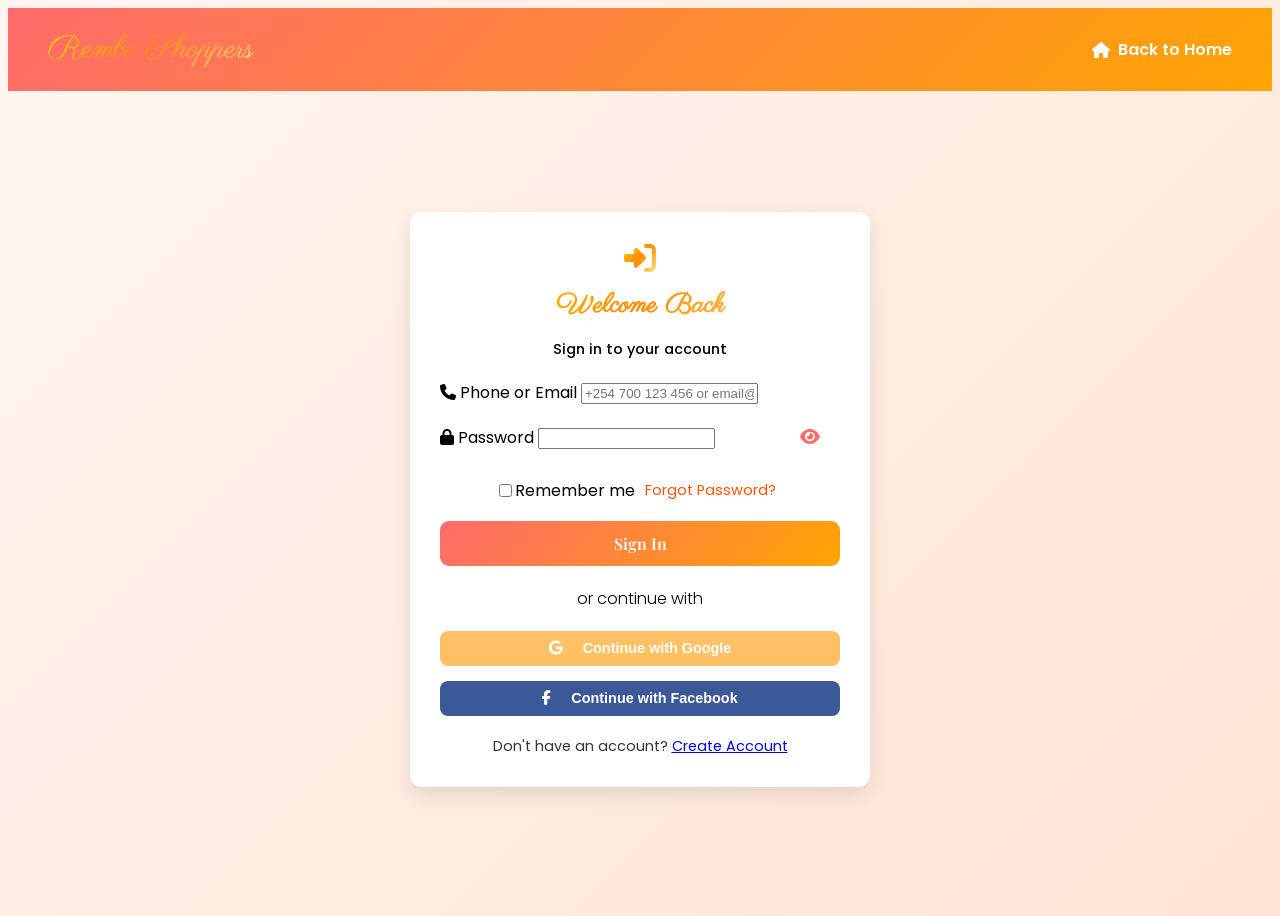
<file: login.html>
<!DOCTYPE html>
<html lang="en">
<head>
    <meta charset="UTF-8">
    <meta name="viewport" content="width=device-width, initial-scale=1.0">
    <title>Sign In - Rembo Shoppers</title>
    <link href="https://fonts.googleapis.com/css2?family=Playfair+Display:wght@400;700&family=Poppins:wght@300;400;600;700&family=Dancing+Script:wght@400;700&family=Parisienne&display=swap" rel="stylesheet">
    <link rel="stylesheet" href="https://cdnjs.cloudflare.com/ajax/libs/font-awesome/6.4.0/css/all.min.css">
    <style>
        .login-page {
            font-family: 'Poppins', sans-serif;
            background: linear-gradient(135deg, #fff5f0 0%, #ffe4d4 100%);
            min-height: 100vh;
            display: flex;
            flex-direction: column;
        }
        .logo {
            font-family: 'Parisienne', cursive;
            font-size: 2rem;
            background: linear-gradient(135deg, #ffd700 0%, #ff8c00 50%, #ffec8b 100%);
            -webkit-background-clip: text;
            -webkit-text-fill-color: transparent;
            background-clip: text;
        }
        .login-header {
            display: flex;
            justify-content: space-between;
            align-items: center;
            padding: 20px 40px;
            background: linear-gradient(135deg, #ff6b6b 0%, #ffa502 100%);
            color: #fff;
        }
        .login-home-link {
            color: #fff;
            font-weight: 600;
            text-decoration: none;
            display: flex;
            align-items: center;
            transition: color 0.4s ease;
        }
        .login-home-link i {
            margin-right: 8px;
            color: white;
        }
        .login-home-link:hover {
            color: #fc6100;
        }
        .login-home-link:hover i {
            color: #fc6100;
        }
        .login-container {
            flex:1;
            display: flex;
            justify-content: center;
            align-items: center;
            padding: 40px 20px;
        }
        .login-card {
            background: #fff;
            border-radius: 12px;
            box-shadow: 0 8px 20px rgba(0,0,0,0.1);
            width: 100%;
            max-width: 400px;
            padding: 30px;
            text-align: center;
            -webkit-animation-direction: reverse;
            animation-direction: reverse;
        }
        .login-branding i {
            font-size: 2rem;
            background: linear-gradient(135deg, #ffd700 0%, #ff8c00 50%, #ffec8b 100%);
            -webkit-background-clip: text;
            -webkit-text-fill-color: transparent;
            background-clip: text;
        }
        .login-branding h1 {
            font-family: 'parisienne', cursive;
            font-size: 1.7rem;
            margin: 10px 0 5px;
            color: #333;
            background: linear-gradient(135deg, #ffd700 0%, #ff8c00 50%, #ffec8b 100%);
            -webkit-background-clip: text;
            -webkit-text-fill-color: transparent;
            background-clip: text;
            font-weight: 700;
        }
        .login-branding p {
            color: #000000;
            font-size: 0.9rem;
            font-family: 'poppins', sans-serif;
            font-weight: 500;
        }
        .login-form {
            margin: 20px 0;
            text-align: left;
        }
        .form-group .phone-group i {
            background: linear-gradient(135deg, #ffd700 0%, #ff8c00 50%, #ffec8b 100%);
            -webkit-background-clip: text;
            -webkit-text-fill-color: transparent;
            background-clip: text;
        }
        .form-group {
            position: relative;
            margin: 20px 0;
        }
        .remember-group {
            display: flex;
            justify-content: center;
            align-items: center;
            margin: 10px;
        }
        .forgot-password {
            color: #ff5100;
            font-size: 0.9rem;
            text-decoration: none;
            margin: 10px;
            transition: color 0.3s ease;
        }
        .forgot-password:hover {
            color: #f7b64c;
        }
        .login-btn {
            width: 100%;
            padding:12px;
            background: linear-gradient(135deg, #ff6b6b 0%, #ffa502 100%);
            border: thick;
            border-radius: 9px;
            color: #fff;
            font-size: 1rem;
            font-weight: 600;
            font-family: 'playfair display', serif;
            cursor: pointer;
            position: relative;
            overflow: hidden;
            transition: color 0.3s ease;
            
        }
        .login-btn:hover {
            background: linear-gradient(rgb(255, 255, 255) 0%, rgb(255, 19, 19) 100%);
            justify-content: center;
        }
        .login-divider {
            display: flex;
            align-items: center;
            text-align: center;
            margin: 20px;
            font-family: 'poppins', sans-serif;
            font-size: 1.0rem;
            justify-content: center;
            font-weight: 350;
        }
        .social-login-section {
            display: flex;
            flex-direction: column;
            gap: 15px;
        }
        .social-btn {
            display: flex;
            align-items: center;
            justify-content: center;
            padding: 10px;
            border-radius: 8px;
            font-size: 0.9rem;
            font-weight: 600;
            color: #fff;
            cursor: pointer;
            transition: background 0.3s ease;
            gap: 20px;
            border-style: hidden;
        }
        .google-login {
            background: #ffc164;
            padding: 5px;
            height: 35px;
        }
        .facebook-login {
            background: #3b5998;
            height: 35px;
        }
        .google-login:hover {
            background: #fdfdfd;
            color: #ff8c00;
        }
        .facebook-login:hover {
            background: #fff;
            color: #3b5998;
        }
        .login-footer-text {
            margin-top: 20px;
            font-size: 0.9rem;
            color: #333;
        }
        .login-footer-link {
            color: #ff5100;
            text-decoration: none;
            font-weight: 600;
            transition: color 0.3s ease;
        }
        .login-footer-link:hover {
            color: #f7b64c;
        }

    </style>
</head>
<body class="login-page">
    
    <!-- Header -->
    <header class="login-header">
        <div class="logo">Rembo Shoppers</div>
        <a href="index.html" class="login-home-link">
            <i class="fas fa-home"></i> Back to Home
        </a>
    </header>

    <!-- Main Container -->
    <div class="login-container">
        <div class="login-card">
            
            <!-- Branding -->
            <div class="login-branding">
                <i class="fas fa-sign-in-alt"></i>
                <h1>Welcome Back</h1>
                <p>Sign in to your account</p>
            </div>

            <!-- Messages Container -->
            <div id="message-container"></div>

            <!-- Form -->
            <form class="login-form" id="login-form">
                
                <!-- Phone/Email -->
                <div class="form-group phone-group">
                    <label><i class="fas fa-phone"></i> Phone or Email</label>
                    <input type="text" id="login-phone-email" required placeholder="+254 700 123 456 or email@example.com">
                </div>

                <!-- Password -->
                <div class="form-group">
                    <label><i class="fas fa-lock"></i> Password</label>
                    <input type="password" id="login-password" required minlength="6">
                </div>

                <!-- Remember Me & Forgot Password -->
                <div class="remember-group">
                    <input type="checkbox" id="remember">
                    <label for="remember">Remember me</label>
                    <a href="#" class="forgot-password">Forgot Password?</a>
                </div>

                <!-- Login Button -->
                <button type="submit" class="login-btn" id="ultimate-login-btn">
                    <span class="btn-content">
                    <span class="btn-text">Sign In</span>
                    </span>
                    <div class="btn-loader">
                    <div class="spinner"></div>
                    </div>
                    <div class="btn-glow"></div>
                </button>
            </form>

            <!-- Divider -->
            <div class="login-divider">
                <span>or continue with</span>
            </div>

            <!-- Social Login -->
            <div class="social-login-section">
                <button type="button" class="social-btn google-login">
                    <i class="fab fa-google"></i>
                    Continue with Google
                </button>
                <button type="button" class="social-btn facebook-login">
                    <i class="fab fa-facebook-f"></i>
                    Continue with Facebook
                </button>
            </div>

            <!-- Footer -->
            <div class="login-footer-text">
                Don't have an account? <a href="register.html" class="login-register-link">Create Account</a>
            </div>

        </div>
    </div>

    <!-- Scripts -->
    <script src="https://cdnjs.cloudflare.com/ajax/libs/gsap/3.12.2/gsap.min.js"></script>
    <script>
        // Form submission handler
        document.getElementById('login-form').addEventListener('submit', function(e) {
            e.preventDefault();
            
            const btn = document.querySelector('.login-btn');
            const originalText = btn.innerHTML;
            const messageContainer = document.getElementById('message-container');
            
            // Show loading state
            btn.innerHTML = '<div class="spinner"></div> Signing In...';
            btn.disabled = true;
            
            // Simulate API call
            setTimeout(() => {
                // Reset button
                btn.innerHTML = originalText;
                btn.disabled = false;
                
                // Show success message
                showMessage('Welcome back! Redirecting to your dashboard...', 'success');
                
                // Redirect after 2 seconds
                setTimeout(() => {
                    window.location.href = 'index.html';
                }, 2000);
            }, 1500);
        });
        
        function showMessage(text, type) {
            const messageContainer = document.getElementById('message-container');
            const message = document.createElement('div');
            message.className = `message message-${type}`;
            message.innerHTML = `
                <i class="fas ${type === 'success' ? 'fa-check-circle' : 'fa-exclamation-circle'}"></i>
                ${text}
            `;
            
            messageContainer.innerHTML = '';
            messageContainer.appendChild(message);
            
            // Animate in
            gsap.fromTo(message, 
                { opacity: 0, y: 20, scale: 0.95 },
                { opacity: 1, y: 0, scale: 1, duration: 0.5, ease: "back.out(1.7)" }
            );
            
            // Auto remove after 5 seconds
            setTimeout(() => {
                gsap.to(message, {
                    opacity: 0,
                    y: -20,
                    scale: 0.95,
                    duration: 0.3,
                    ease: "power2.in",
                    onComplete: () => message.remove()
                });
            }, 5000);
        }
        
        // Input focus animations
        document.querySelectorAll('.form-group input').forEach(input => {
            input.addEventListener('focus', function() {
                gsap.to(this.parentElement, {
                    scale: 1.02,
                    duration: 0.3,
                    ease: "power2.out"
                });
            });
            
            input.addEventListener('blur', function() {
                gsap.to(this.parentElement, {
                    scale: 1,
                    duration: 0.3,
                    ease: "power2.out"
                });
            });
        });
        
        // Form input floating labels effect
        document.querySelectorAll('.form-group input').forEach(input => {
            input.addEventListener('focus', function() {
                this.parentElement.classList.add('focused');
            });
            
            input.addEventListener('blur', function() {
                if (!this.value) {
                    this.parentElement.classList.remove('focused');
                }
            });
            
            // Check initial value
            if (input.value) {
                input.parentElement.classList.add('focused');
            }
        });
        
        // Password visibility toggle
        const passwordInput = document.getElementById('login-password');
        const phoneIcon = document.querySelector('.phone-group .phone-icon');
        
        passwordInput.insertAdjacentHTML('afterend', `
            <i class="fas fa-eye password-toggle" style="
                position: absolute;
                right: 20px;
                top: 50%;
                transform: translateY(-50%);
                color: #ff6b6b;
                font-size: 1.1rem;
                cursor: pointer;
                z-index: 2;
                transition: all 0.3s ease;
            "></i>
        `);
        
        const passwordToggle = document.querySelector('.password-toggle');
        passwordToggle.addEventListener('click', function() {
            const type = passwordInput.getAttribute('type') === 'password' ? 'text' : 'password';
            passwordInput.setAttribute('type', type);
            
            this.classList.toggle('fa-eye');
            this.classList.toggle('fa-eye-slash');
        });
        
        // Smooth scroll for anchor links
        document.querySelectorAll('a[href^="#"]').forEach(anchor => {
            anchor.addEventListener('click', function (e) {
                e.preventDefault();
                const target = document.querySelector(this.getAttribute('href'));
                if (target) {
                    target.scrollIntoView({
                        behavior: 'smooth',
                        block: 'start'
                    });
                }
            });
        });
        
        // GSAP entrance animations
        gsap.from('.login-card', {
            opacity: 0,
            y: 50,
            duration: 1,
            ease: "back.out(1.7)"
        });
        
        gsap.from('.login-branding', {
            opacity: 0,
            scale: 0.8,
            duration: 0.8,
            delay: 0.2,
            ease: "back.out(1.7)"
        });
        
        gsap.from('.login-form .form-group', {
            opacity: 0,
            y: 30,
            duration: 0.6,
            delay: 0.4,
            stagger: 0.1,
            ease: "power2.out"
        });
        
        gsap.from('.login-btn', {
            opacity: 0,
            scale: 0.9,
            rotation: -5,
            duration: 0.7,
            delay: 0.6,
            ease: "back.out(1.7)"
        });
      
    </script>
</body>
</html>
</file>
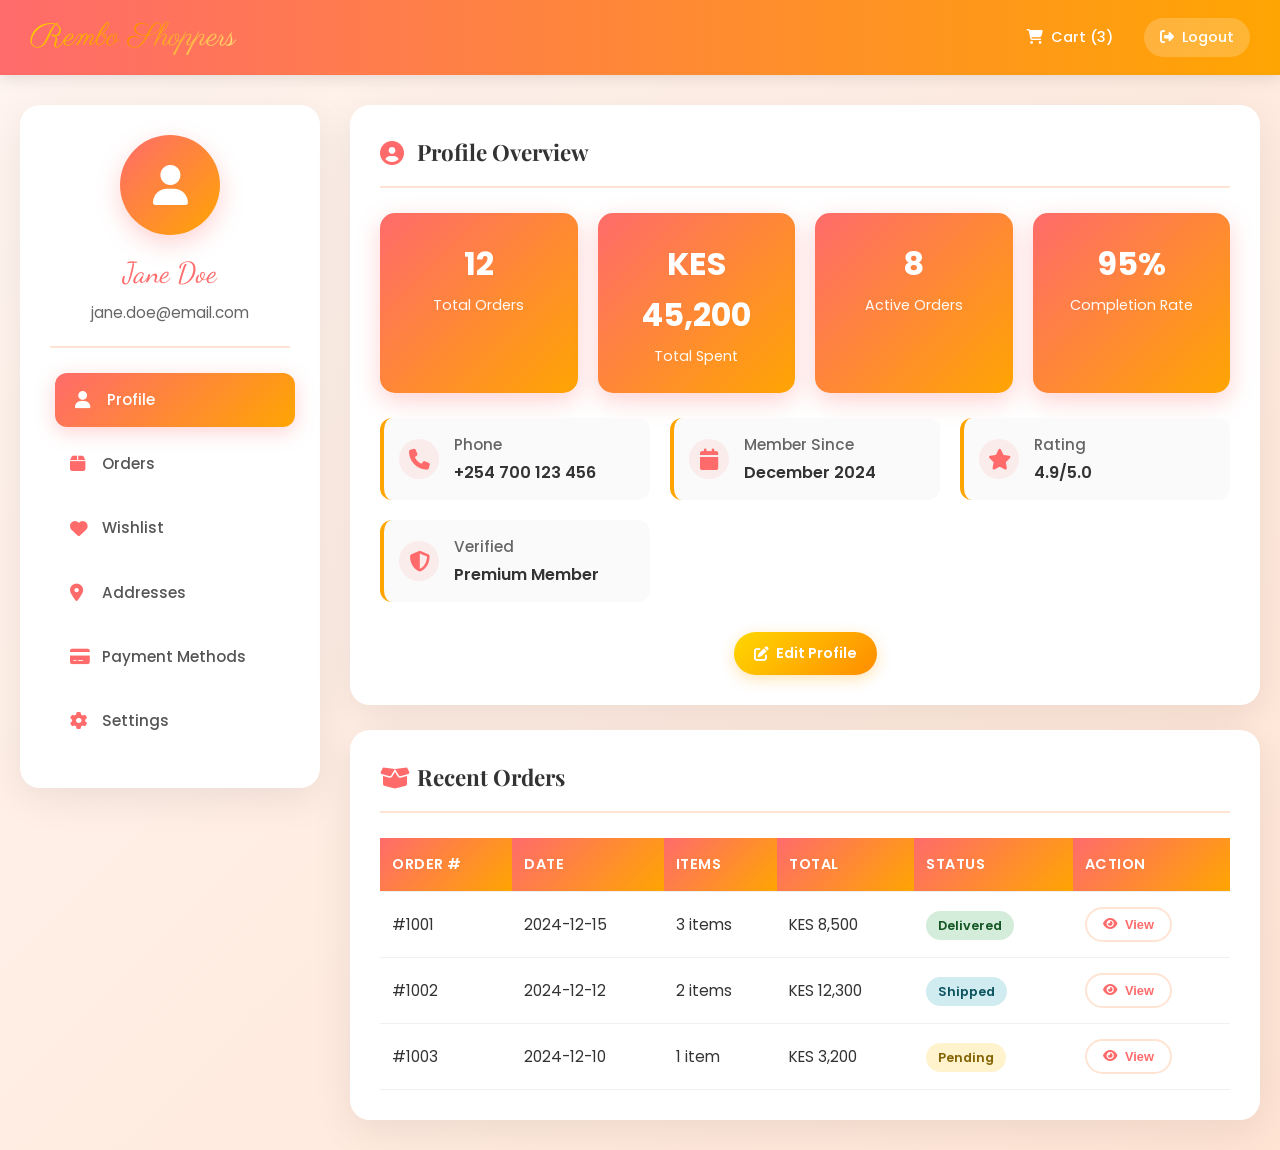
<file: profile.html>
<!DOCTYPE html>
<html lang="en">
<head>
    <meta charset="UTF-8">
    <meta name="viewport" content="width=device-width, initial-scale=1.0">
    <title>My Profile - Rembo Shoppers</title>
    <link href="https://fonts.googleapis.com/css2?family=Playfair+Display:wght@400;700&family=Poppins:wght@300;400;600;700&family=Dancing+Script:wght@400;700&family=Parisienne&display=swap" rel="stylesheet">
    <link rel="stylesheet" href="https://cdnjs.cloudflare.com/ajax/libs/font-awesome/6.4.0/css/all.min.css">
    <style>
        /* Reset and Base */
        * {
            margin: 0;
            padding: 0;
            box-sizing: border-box;
        }

        body.profile-page {
            font-family: 'Poppins', sans-serif;
            background: linear-gradient(135deg, #fff5f0 0%, #ffe4d4 100%);
            color: #333;
            line-height: 1.6;
            min-height: 100vh;
        }

        /* Header - Brand Consistent */
        .profile-header {
            display: flex;
            justify-content: space-between;
            align-items: center;
            background: linear-gradient(90deg, #ff6b6b 0%, #ffa502 100%);
            color: #fff;
            padding: 12px 30px;
            box-shadow: 0 4px 15px rgba(0,0,0,0.1);
            position: sticky;
            top: 0;
            z-index: 1000;
        }

        .profile-header .logo {
            font-family: 'Parisienne', cursive;
            font-size: 2rem;
            font-weight: 400;
            background: linear-gradient(135deg, #ffd700 0%, #ff8c00 50%, #ffec8b 100%);
            -webkit-background-clip: text;
            -webkit-text-fill-color: transparent;
            background-clip: text;
        }

        .profile-header-actions {
            display: flex;
            align-items: center;
            gap: 15px;
        }

        .cart-link, .logout-btn {
            color: #fff;
            text-decoration: none;
            font-weight: 500;
            display: flex;
            align-items: center;
            gap: 8px;
            padding: 8px 16px;
            border-radius: 25px;
            transition: all 0.3s ease;
            font-size: 0.9rem;
        }

        .cart-link:hover {
            background: rgba(255,255,255,0.2);
            transform: translateY(-2px);
        }

        .logout-btn {
            background: rgba(255,255,255,0.2);
        }

        .logout-btn:hover {
            background: #ff4757;
            transform: translateY(-2px);
        }

        /* Main Container */
        .profile-container {
            max-width: 1400px;
            margin: 0 auto;
            padding: 30px 20px;
            display: grid;
            grid-template-columns: 300px 1fr;
            gap: 30px;
            min-height: calc(100vh - 100px);
        }

        /* Profile Sidebar */
        .profile-sidebar {
            background: #fff;
            border-radius: 20px;
            padding: 30px;
            box-shadow: 0 10px 40px rgba(0,0,0,0.08);
            height: fit-content;
            position: sticky;
            top: 100px;
        }

        .profile-avatar {
            text-align: center;
            margin-bottom: 25px;
            padding-bottom: 20px;
            border-bottom: 2px solid #ffe4d4;
        }

        .avatar-image {
            width: 100px;
            height: 100px;
            border-radius: 50%;
            background: linear-gradient(135deg, #ff6b6b 0%, #ffa502 100%);
            margin: 0 auto 15px;
            display: flex;
            align-items: center;
            justify-content: center;
            font-size: 2.5rem;
            color: #fff;
            box-shadow: 0 8px 25px rgba(255,107,107,0.3);
        }

        .profile-name {
            font-family: 'Dancing Script', cursive;
            font-size: 1.8rem;
            color: #ff6b6b;
            margin-bottom: 5px;
        }

        .profile-email {
            color: #666;
            font-size: 0.95rem;
        }

        .profile-nav {
            list-style: none;
        }

        .profile-nav li {
            margin-bottom: 10px;
        }

        .profile-nav a {
            display: flex;
            align-items: center;
            gap: 12px;
            padding: 15px 20px;
            color: #555;
            text-decoration: none;
            border-radius: 12px;
            font-weight: 500;
            transition: all 0.3s ease;
            font-size: 0.95rem;
        }

        .profile-nav a:hover,
        .profile-nav a.active {
            background: linear-gradient(135deg, #ff6b6b 0%, #ffa502 100%);
            color: #fff;
            transform: translateX(5px);
            box-shadow: 0 5px 20px rgba(255,107,107,0.3);
        }

        .profile-nav i {
            width: 20px;
            font-size: 1.1rem;
            color: #ff6b6b;
        }

        .profile-nav a:hover i,
        .profile-nav a.active i {
            color: #fff;
        }

        /* Main Content */
        .profile-main {
            display: grid;
            gap: 25px;
        }

        .profile-section {
            background: #fff;
            border-radius: 20px;
            padding: 30px;
            box-shadow: 0 10px 40px rgba(0,0,0,0.08);
        }

        .section-header {
            display: flex;
            align-items: center;
            gap: 12px;
            margin-bottom: 25px;
            padding-bottom: 15px;
            border-bottom: 2px solid #ffe4d4;
        }

        .section-header i {
            font-size: 1.5rem;
            color: #ff6b6b;
            width: 25px;
        }

        .section-title {
            font-family: 'Playfair Display', serif;
            font-size: 1.4rem;
            color: #333;
            font-weight: 700;
        }

        /* Profile Info */
        .profile-grid {
            display: grid;
            grid-template-columns: repeat(auto-fit, minmax(250px, 1fr));
            gap: 20px;
            margin-bottom: 25px;
        }

        .profile-item {
            display: flex;
            align-items: center;
            gap: 15px;
            padding: 15px;
            background: #fafafa;
            border-radius: 12px;
            border-left: 4px solid #ffa502;
        }

        .profile-item i {
            font-size: 1.3rem;
            color: #ff6b6b;
            width: 40px;
            height: 40px;
            border-radius: 50%;
            background: rgba(255,107,107,0.1);
            display: flex;
            align-items: center;
            justify-content: center;
        }

        .profile-item h4 {
            font-size: 0.95rem;
            color: #666;
            font-weight: 500;
            margin-bottom: 2px;
        }

        .profile-item p {
            font-weight: 600;
            color: #333;
            font-size: 1rem;
        }

        /* Edit Profile Form */
        .edit-form {
            display: grid;
            gap: 20px;
        }

        .form-row {
            display: grid;
            grid-template-columns: 1fr 1fr;
            gap: 20px;
        }

        .form-group {
            position: relative;
        }

        .form-group label {
            display: block;
            margin-bottom: 8px;
            font-weight: 600;
            color: #333;
            font-size: 0.95rem;
        }

        .form-group input {
            width: 100%;
            padding: 14px 18px;
            border: 2px solid #f0f0f0;
            border-radius: 10px;
            font-size: 1rem;
            transition: all 0.3s ease;
            background: #fafafa;
        }

        .form-group input:focus {
            outline: none;
            border-color: #ffa502;
            background: #fff;
            box-shadow: 0 0 0 3px rgba(255,165,0,0.1);
        }

        /* Order History */
        .orders-table {
            width: 100%;
            border-collapse: collapse;
            margin-top: 20px;
        }

        .orders-table th,
        .orders-table td {
            padding: 15px 12px;
            text-align: left;
            border-bottom: 1px solid #f0f0f0;
        }

        .orders-table th {
            background: linear-gradient(135deg, #ff6b6b 0%, #ffa502 100%);
            color: #fff;
            font-weight: 600;
            font-size: 0.9rem;
            text-transform: uppercase;
            letter-spacing: 0.5px;
        }

        .orders-table td {
            font-size: 0.95rem;
        }

        .status {
            padding: 6px 12px;
            border-radius: 20px;
            font-size: 0.8rem;
            font-weight: 600;
        }

        .status.pending { background: #fff3cd; color: #856404; }
        .status.shipped { background: #d1ecf1; color: #0c5460; }
        .status.delivered { background: #d4edda; color: #155724; }

        /* Action Buttons */
        .btn {
            padding: 10px 20px;
            border: none;
            border-radius: 25px;
            font-weight: 600;
            cursor: pointer;
            transition: all 0.3s ease;
            font-size: 0.9rem;
            text-decoration: none;
            display: inline-flex;
            align-items: center;
            gap: 8px;
        }

        .btn-primary {
            background: linear-gradient(135deg, #ffd700 0%, #ff8c00 100%);
            color: #fff;
            box-shadow: 0 4px 15px rgba(255,165,0,0.3);
        }

        .btn-primary:hover {
            transform: translateY(-2px);
            box-shadow: 0 6px 20px rgba(255,165,0,0.4);
        }

        .btn-secondary {
            background: transparent;
            color: #ff6b6b;
            border: 2px solid #ffe4d4;
        }

        .btn-secondary:hover {
            background: #ff6b6b;
            color: #fff;
        }

        /* Stats Cards */
        .stats-grid {
            display: grid;
            grid-template-columns: repeat(auto-fit, minmax(150px, 1fr));
            gap: 20px;
            margin-bottom: 25px;
        }

        .stat-card {
            background: linear-gradient(135deg, #ff6b6b 0%, #ffa502 100%);
            color: #fff;
            padding: 25px 20px;
            border-radius: 15px;
            text-align: center;
            box-shadow: 0 8px 25px rgba(255,107,107,0.3);
        }

        .stat-number {
            font-size: 2rem;
            font-weight: 700;
            margin-bottom: 5px;
        }

        .stat-label {
            font-size: 0.9rem;
            opacity: 0.95;
        }

        /* Responsive */
        @media (max-width: 1024px) {
            .profile-container {
                grid-template-columns: 1fr;
                padding: 20px 15px;
            }
        }

        @media (max-width: 768px) {
            .profile-header {
                padding: 12px 20px;
                flex-wrap: wrap;
                gap: 10px;
            }

            .profile-sidebar {
                padding: 25px 20px;
            }

            .profile-section {
                padding: 25px 20px;
            }

            .form-row {
                grid-template-columns: 1fr;
            }

            .stats-grid {
                grid-template-columns: repeat(2, 1fr);
            }
        }
    </style>
</head>
<body class="profile-page">
    
    <!-- Header -->
    <header class="profile-header">
        <div class="logo">Rembo Shoppers</div>
        <div class="profile-header-actions">
            <a href="cart.html" class="cart-link" title="Shopping Cart">
                <i class="fas fa-shopping-cart"></i>
                <span>Cart (3)</span>
            </a>
            <a href="index.html" class="logout-btn">
                <i class="fas fa-sign-out-alt"></i>
                Logout
            </a>
        </div>
    </header>

    <!-- Main Container -->
    <div class="profile-container">
        <!-- Sidebar -->
        <aside class="profile-sidebar">
            <div class="profile-avatar">
                <div class="avatar-image">
                    <i class="fas fa-user"></i>
                </div>
                <div class="profile-name">Jane Doe</div>
                <div class="profile-email">jane.doe@email.com</div>
            </div>
            
            <ul class="profile-nav">
                <li><a href="#profile" class="active"><i class="fas fa-user"></i> Profile</a></li>
                <li><a href="#orders"><i class="fas fa-box"></i> Orders</a></li>
                <li><a href="#wishlist"><i class="fas fa-heart"></i> Wishlist</a></li>
                <li><a href="#address"><i class="fas fa-map-marker-alt"></i> Addresses</a></li>
                <li><a href="#payment"><i class="fas fa-credit-card"></i> Payment Methods</a></li>
                <li><a href="#settings"><i class="fas fa-cog"></i> Settings</a></li>
            </ul>
        </aside>

        <!-- Main Content -->
        <main class="profile-main">
            <!-- Profile Overview -->
            <section id="profile" class="profile-section">
                <div class="section-header">
                    <i class="fas fa-user-circle"></i>
                    <h2 class="section-title">Profile Overview</h2>
                </div>
                
                <div class="stats-grid">
                    <div class="stat-card">
                        <div class="stat-number">12</div>
                        <div class="stat-label">Total Orders</div>
                    </div>
                    <div class="stat-card">
                        <div class="stat-number">KES 45,200</div>
                        <div class="stat-label">Total Spent</div>
                    </div>
                    <div class="stat-card">
                        <div class="stat-number">8</div>
                        <div class="stat-label">Active Orders</div>
                    </div>
                    <div class="stat-card">
                        <div class="stat-number">95%</div>
                        <div class="stat-label">Completion Rate</div>
                    </div>
                </div>

                <div class="profile-grid">
                    <div class="profile-item">
                        <i class="fas fa-phone"></i>
                        <div>
                            <h4>Phone</h4>
                            <p>+254 700 123 456</p>
                        </div>
                    </div>
                    <div class="profile-item">
                        <i class="fas fa-calendar"></i>
                        <div>
                            <h4>Member Since</h4>
                            <p>December 2024</p>
                        </div>
                    </div>
                    <div class="profile-item">
                        <i class="fas fa-star"></i>
                        <div>
                            <h4>Rating</h4>
                            <p>4.9/5.0</p>
                        </div>
                    </div>
                    <div class="profile-item">
                        <i class="fas fa-shield-alt"></i>
                        <div>
                            <h4>Verified</h4>
                            <p>Premium Member</p>
                        </div>
                    </div>
                </div>

                <div style="text-align: center; margin-top: 30px;">
                    <a href="#edit-profile" class="btn btn-primary">
                        <i class="fas fa-edit"></i>
                        Edit Profile
                    </a>
                </div>
            </section>

            <!-- Edit Profile -->
            <section id="edit-profile" class="profile-section" style="display: none;">
                <div class="section-header">
                    <i class="fas fa-edit"></i>
                    <h2 class="section-title">Edit Profile</h2>
                </div>
                
                <form class="edit-form">
                    <div class="form-row">
                        <div class="form-group">
                            <label>First Name</label>
                            <input type="text" value="Jane" required>
                        </div>
                        <div class="form-group">
                            <label>Last Name</label>
                            <input type="text" value="Doe" required>
                        </div>
                    </div>
                    
                    <div class="form-row">
                        <div class="form-group">
                            <label>Phone Number</label>
                            <input type="tel" value="+254 700 123 456" required>
                        </div>
                        <div class="form-group">
                            <label>Email Address</label>
                            <input type="email" value="jane.doe@email.com" required>
                        </div>
                    </div>
                    
                    <div style="display: flex; gap: 15px; justify-content: flex-end;">
                        <button type="button" class="btn btn-secondary" onclick="toggleEditForm()">
                            <i class="fas fa-times"></i>
                            Cancel
                        </button>
                        <button type="submit" class="btn btn-primary">
                                                    <i class="fas fa-save"></i>
                        Save Changes
                        </button>
                    </div>
                </form>
            </section>

            <!-- Recent Orders -->
            <section id="orders" class="profile-section">
                <div class="section-header">
                    <i class="fas fa-box-open"></i>
                    <h2 class="section-title">Recent Orders</h2>
                </div>
                
                <table class="orders-table">
                    <thead>
                        <tr>
                            <th>Order #</th>
                            <th>Date</th>
                            <th>Items</th>
                            <th>Total</th>
                            <th>Status</th>
                            <th>Action</th>
                        </tr>
                    </thead>
                    <tbody>
                        <tr>
                            <td>#1001</td>
                            <td>2024-12-15</td>
                            <td>3 items</td>
                            <td>KES 8,500</td>
                            <td><span class="status delivered">Delivered</span></td>
                            <td><button class="btn btn-secondary" style="padding: 8px 16px; font-size: 0.8rem;"><i class="fas fa-eye"></i> View</button></td>
                        </tr>
                        <tr>
                            <td>#1002</td>
                            <td>2024-12-12</td>
                            <td>2 items</td>
                            <td>KES 12,300</td>
                            <td><span class="status shipped">Shipped</span></td>
                            <td><button class="btn btn-secondary" style="padding: 8px 16px; font-size: 0.8rem;"><i class="fas fa-eye"></i> View</button></td>
                        </tr>
                        <tr>
                            <td>#1003</td>
                            <td>2024-12-10</td>
                            <td>1 item</td>
                            <td>KES 3,200</td>
                            <td><span class="status pending">Pending</span></td>
                            <td><button class="btn btn-secondary" style="padding: 8px 16px; font-size: 0.8rem;"><i class="fas fa-eye"></i> View</button></td>
                        </tr>
                    </tbody>
                </table>
            </section>
        </main>
    </div>

    <!-- Scripts -->
    <script src="https://cdnjs.cloudflare.com/ajax/libs/gsap/3.12.2/gsap.min.js"></script>
    <script>
        // Navigation functionality
        document.querySelectorAll('.profile-nav a').forEach(link => {
            link.addEventListener('click', function(e) {
                e.preventDefault();
                const targetId = this.getAttribute('href').substring(1);
                
                // Remove active class
                document.querySelectorAll('.profile-nav a').forEach(l => l.classList.remove('active'));
                this.classList.add('active');
                
                // Show/hide sections
                if (targetId === 'profile') {
                    showProfileOverview();
                } else if (targetId === 'orders') {
                    showOrders();
                }
            });
        });

        function showProfileOverview() {
            document.getElementById('profile').style.display = 'block';
            document.getElementById('edit-profile').style.display = 'none';
            document.getElementById('orders').style.display = 'block';
        }

        function showOrders() {
            document.getElementById('profile').style.display = 'block';
            document.getElementById('edit-profile').style.display = 'none';
            document.getElementById('orders').style.display = 'block';
        }

        function toggleEditForm() {
            const editForm = document.getElementById('edit-profile');
            const overview = document.getElementById('profile');
            
            if (editForm.style.display === 'none' || !editForm.style.display) {
                overview.style.display = 'none';
                editForm.style.display = 'block';
                gsap.fromTo(editForm, 
                    { opacity: 0, scale: 0.95 }, 
                    { opacity: 1, scale: 1, duration: 0.5, ease: "back.out(1.7)" }
                );
            } else {
                editForm.style.display = 'none';
                overview.style.display = 'block';
                gsap.fromTo(overview, 
                    { opacity: 0, y: 20 }, 
                    { opacity: 1, y: 0, duration: 0.5, ease: "power2.out" }
                );
            }
        }

        // Edit form submission
        document.querySelector('.edit-form').addEventListener('submit', function(e) {
            e.preventDefault();
            showMessage('Profile updated successfully!', 'success');
            toggleEditForm();
        });

        function showMessage(text, type = 'success') {
            // Create toast notification
            const toast = document.createElement('div');
            toast.style.cssText = `
                position: fixed;
                top: 100px;
                right: 20px;
                background: ${type === 'success' ? '#d4edda' : '#f8d7da'};
                color: ${type === 'success' ? '#155724' : '#721c24'};
                padding: 15px 20px;
                border-radius: 12px;
                box-shadow: 0 8px 25px rgba(0,0,0,0.15);
                z-index: 10000;
                font-weight: 500;
                display: flex;
                align-items: center;
                gap: 10px;
                transform: translateX(400px);
                transition: all 0.4s ease;
            `;
            toast.innerHTML = `
                <i class="fas ${type === 'success' ? 'fa-check-circle' : 'fa-exclamation-circle'}"></i>
                ${text}
            `;
            
            document.body.appendChild(toast);
            
            // Animate in
            gsap.to(toast, {
                x: 0,
                duration: 0.5,
                ease: "back.out(1.7)"
            });
            
            // Auto remove
            setTimeout(() => {
                gsap.to(toast, {
                    x: 400,
                    opacity: 0,
                    duration: 0.3,
                    ease: "power2.in",
                    onComplete: () => toast.remove()
                });
            }, 4000);
        }

        // Hover animations for profile items
        document.querySelectorAll('.profile-item, .stat-card').forEach(item => {
            item.addEventListener('mouseenter', function() {
                gsap.to(this, {
                    scale: 1.02,
                    y: -5,
                    duration: 0.3,
                    ease: "power2.out"
                });
            });
            
            item.addEventListener('mouseleave', function() {
                gsap.to(this, {
                    scale: 1,
                    y: 0,
                    duration: 0.3,
                    ease: "power2.out"
                });
            });
        });

        // Table row hover
        document.querySelectorAll('.orders-table tbody tr').forEach(row => {
            row.addEventListener('mouseenter', function() {
                gsap.to(this, {
                    backgroundColor: '#f8f9fa',
                    scale: 1.01,
                    duration: 0.2
                });
            });
            
            row.addEventListener('mouseleave', function() {
                gsap.to(this, {
                    backgroundColor: 'transparent',
                    scale: 1,
                    duration: 0.2
                });
            });
        });

        // GSAP Page Load Animations
        gsap.from('.profile-sidebar', {
            opacity: 0,
            x: -50,
            duration: 0.8,
            ease: "back.out(1.7)"
        });

        gsap.from('.profile-section', {
            opacity: 0,
            y: 50,
            duration: 0.8,
            stagger: 0.2,
            delay: 0.2,
            ease: "back.out(1.7)"
        });

        // Smooth scroll for nav links
        document.querySelectorAll('a[href^="#"]').forEach(anchor => {
            anchor.addEventListener('click', function(e) {
                e.preventDefault();
                const target = document.querySelector(this.getAttribute('href'));
                if (target) {
                    target.scrollIntoView({
                        behavior: 'smooth',
                        block: 'start'
                    });
                }
            });
        });
    </script>
</body>
</html>
</file>
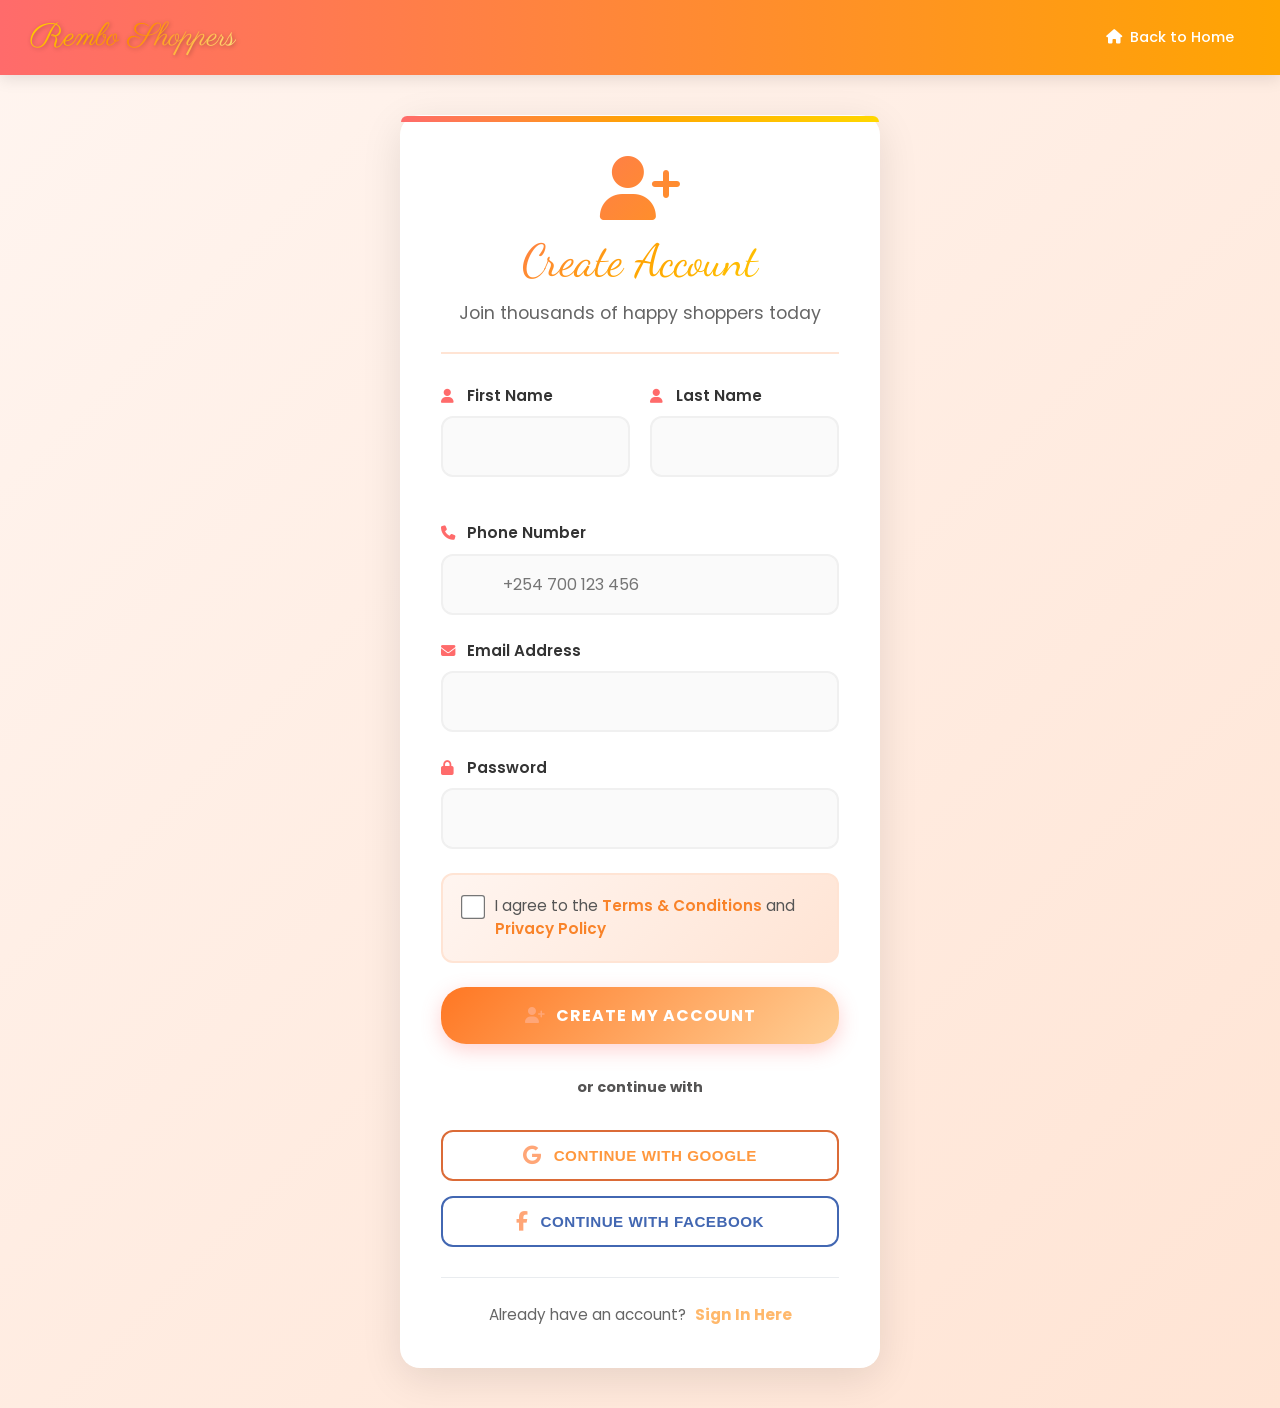
<file: register.html>
<!DOCTYPE html>
<html lang="en">
<head>
    <meta charset="UTF-8">
    <meta name="viewport" content="width=device-width, initial-scale=1.0">
    <title>Create Account - Rembo Shoppers</title>
    <link href="https://fonts.googleapis.com/css2?family=Playfair+Display:wght@400;700&family=Poppins:wght@300;400;600;700&family=Dancing+Script:wght@400;700&family=Parisienne&display=swap" rel="stylesheet">
    <link rel="stylesheet" href="https://cdnjs.cloudflare.com/ajax/libs/font-awesome/6.4.0/css/all.min.css">
    <style>
        /* Reset and Base Styles */
        * {
            margin: 0;
            padding: 0;
            box-sizing: border-box;
        }

        body.register-page {
            font-family: 'Poppins', sans-serif;
            background: linear-gradient(135deg, #fff5f0 0%, #ffe4d4 100%);
            color: #333;
            line-height: 1.6;
            min-height: 100vh;
            overflow-x: hidden;
        }

        /* Header - Consistent with Homepage */
        .register-header {
            display: flex;
            justify-content: space-between;
            align-items: center;
            background: linear-gradient(90deg, #ff6b6b 0%, #ffa502 100%);
            color: #fff;
            padding: 12px 30px;
            box-shadow: 0 4px 15px rgba(0,0,0,0.1);
            position: sticky;
            top: 0;
            z-index: 1000;
        }

        .register-header .logo {
            font-family: 'Parisienne', cursive;
            font-size: 2rem;
            font-weight: 400;
            background: linear-gradient(135deg, #ffd700 0%, #ff8c00 50%, #ffec8b 100%);
            -webkit-background-clip: text;
            -webkit-text-fill-color: transparent;
            background-clip: text;
            filter: drop-shadow(1px 1px 2px rgba(0,0,0,0.3));
        }

        .register-home-link {
            color: #fff;
            text-decoration: none;
            font-weight: 500;
            display: flex;
            align-items: center;
            gap: 8px;
            padding: 8px 16px;
            border-radius: 25px;
            transition: all 0.3s ease;
            font-size: 0.9rem;
        }

        .register-home-link:hover {
            background: rgba(255,255,255,0.2);
            transform: translateY(-2px);
        }

        /* Main Container */
        .register-container {
            display: flex;
            justify-content: center;
            align-items: center;
            min-height: calc(100vh - 80px);
            padding: 40px 20px;
            max-width: 1400px;
            margin: 0 auto;
        }

        /* Register Card */
        .register-card {
            background: #fff;
            border-radius: 20px;
            padding: 40px;
            box-shadow: 0 10px 40px rgba(0,0,0,0.1);
            max-width: 480px;
            width: 100%;
            position: relative;
            border: 1px solid rgba(255,255,255,0.2);
            backdrop-filter: blur(10px);
        }

        .register-card::before {
            content: '';
            position: absolute;
            top: 0;
            left: 0;
            right: 0;
            height: 6px;
            background: linear-gradient(90deg, #ff6b6b 0%, #ffa502 50%, #ffd700 100%);
            border-radius: 20px 20px 0 0;
        }

        /* Branding Section */
        .register-branding {
            text-align: center;
            margin-bottom: 30px;
            padding-bottom: 25px;
            border-bottom: 2px solid #ffe4d4;
        }

        .register-branding i {
            font-size: 4rem;
            background: linear-gradient(135deg, #ff6b6b 0%, #ffa502 100%);
            -webkit-background-clip: text;
            -webkit-text-fill-color: transparent;
            background-clip: text;
            margin-bottom: 15px;
            display: block;
        }

        .register-branding h1 {
            font-family: 'Dancing Script', cursive;
            font-size: 2.8rem;
            font-weight: 400;
            background: linear-gradient(135deg, #ff6b6b 0%, #ffa502 50%, #ffd700 100%);
            -webkit-background-clip: text;
            -webkit-text-fill-color: transparent;
            background-clip: text;
            margin-bottom: 10px;
            line-height: 1.2;
        }

        .register-branding p {
            color: #666;
            font-size: 1.1rem;
            font-weight: 400;
        }
        
    .register-card i {
            color: #ffa677;
    }

        /* Form Styles */
        .register-form {
            margin-top: 10px;
        }

        .name-row {
            display: grid;
            grid-template-columns: 1fr 1fr;
            gap: 20px;
            margin-bottom: 20px;
        }

        .form-group {
            margin-bottom: 24px;
            position: relative;
        }

        .form-group label {
            display: flex;
            align-items: center;
            gap: 8px;
            margin-bottom: 8px;
            font-weight: 600;
            color: #333;
            font-size: 0.95rem;
        }

        .form-group label i {
            color: #ff6b6b;
            width: 18px;
            font-size: 0.9rem;
        }

        .form-group input {
            width: 100%;
            padding: 16px 20px;
            border: 2px solid #f0f0f0;
            border-radius: 12px;
            font-size: 1rem;
            font-family: 'Poppins', sans-serif;
            background: #fafafa;
            transition: all 0.3s ease;
            outline: none;
        }

        .form-group input:focus {
            border-color: #ffa502;
            background: #fff;
            box-shadow: 0 0 0 4px rgba(255, 107, 107, 0.1);
            transform: translateY(-2px);
        }

        .phone-group {
            position: relative;
        }

        .phone-group input {
            padding-left: 60px;
        }

        .phone-icon i {
            position: absolute;
            left: 20px;
            top: 50%;
            transform: translateY(-50%);
            color: #fa9a39;
            font-size: 1.1rem;
            z-index: 2;
        }

        /* Terms Checkbox */
        .terms-group {
            display: flex;
            align-items: flex-start;
            gap: 12px;
            margin: 24px 0;
            padding: 20px;
            background: linear-gradient(135deg, #fff5f0 0%, #ffe4d4 100%);
            border-radius: 12px;
            border: 2px solid #ffe4d4;
            font-size: 0.95rem;
        }

        .terms-group input[type="checkbox"] {
            margin-top: 2px;
            transform: scale(1.2);
            accent-color: #f6932a;
            width: 20px;
            height: 20px;
        }

        .terms-group label {
            margin: 0;
            cursor: pointer;
            color: #555;
            line-height: 1.5;
            flex: 1;
        }

        .terms-group a {
            color: #f98329;
            text-decoration: none;
            font-weight: 600;
        }

        .terms-group a:hover {
            text-decoration: underline;
        }

        /* Register Button */
        .register-btn {
            width: 100%;
            padding: 16px 30px;
            background: linear-gradient(135deg, #ff7723 0%, #ffcf95 100%);
            color: #fff;
            border: none;
            border-radius: 25px;
            font-size: 1rem;
            font-weight: 700;
            font-family: 'Poppins', sans-serif;
            cursor: pointer;
            transition: all 0.4s ease;
            display: flex;
            align-items: center;
            justify-content: center;
            gap: 10px;
            text-transform: uppercase;
            letter-spacing: 1px;
            box-shadow: 0 6px 20px rgba(255, 107, 107, 0.3);
            position: relative;
            overflow: hidden;
            margin-bottom: 30px;
            transition: color 0.3s ease, background 0.3s ease;
        }

        .register-btn:hover {
            transform: translateY(-3px);
            box-shadow: 0 10px 30px rgba(255, 165, 0, 0.4);
            background: linear-gradient(135deg, #ffce93 0%, #ff3030 100%);
        }

        .register-btn:active {
            transform: translateY(-1px);
        }

        /* Divider */
        .register-divider {
            position: relative;
            text-align: center;
            margin: 30px 0;
            color: #555454;
            font-weight: 700;
        }

        .register-divider::before {
            content: '';
            position: absolute;
            top: 50%;
            left: 0;
            right: 0;
            height: 1px;
            /*background: linear-gradient(90deg, transparent, #e0e0e0, transparent);*/
        }

        .register-divider span {
            background: #fff;
            padding: 0 20px;
            font-size: 0.9rem;
        }

        /* Social Buttons */
        .social-login-section {
            margin: 30px 0;
        }

        .social-btn {
            width: 100%;
            padding: 14px 20px;
            border: 2px solid #e9ecef;
            background: #fff;
            border-radius: 12px;
            cursor: pointer;
            transition: all 0.3s ease;
            display: flex;
            align-items: center;
            justify-content: center;
            gap: 12px;
            font-weight: 600;
            font-size: 0.95rem;
            margin-bottom: 15px;
            text-transform: uppercase;
            letter-spacing: 0.5px;
        }

        .social-btn:last-child {
            margin-bottom: 0;
        }

        .social-btn:hover {
            transform: translateY(-2px);
            box-shadow: 0 8px 25px rgba(0,0,0,0.15);
            border-color: #f86729;
        }

        .social-btn i {
            font-size: 1.2rem;
        }

        .google-register {
            color: #ff983e;
            border-color: #db6b37;
        }

        .google-register:hover {
            background: #ff7b00;
            color: #fff;
        }

        .facebook-register {
            color: #4267B2;
            border-color: #4267B2;
        }
        .facebook-register:hover {
            background: #4267B2;
            color: #fff;
        }

        /* Footer Text */
        .register-footer-text {
            text-align: center;
            padding-top: 25px;
            border-top: 1px solid #e9ecef;
            color: #666;
            font-size: 0.95rem;
        }

        .register-login-link {
            color: #ffb86b;
            font-weight: 700;
            text-decoration: none;
            margin-left: 5px;
        }

        .register-login-link:hover {
            text-decoration: underline;
            color: #ffa502;
        }

        /* Messages */
        .message {
            padding: 15px 20px;
            border-radius: 12px;
            margin-bottom: 20px;
            font-weight: 500;
            display: flex;
            align-items: center;
            gap: 10px;
        }

        .message-success {
            background: linear-gradient(135deg, #d4edda 0%, #c3e6cb 100%);
            color: #155724;
            border: 1px solid #c3e6cb;
        }

        .message-error {
            background: linear-gradient(135deg, #f8d7da 0%, #f5c6cb 100%);
            color: #721c24;
            border: 1px solid #f5c6cb;
        }

        /* Loading */
        .loading-overlay {
            position: absolute;
            top: 0;
            left: 0;
            right: 0;
            bottom: 0;
            background: rgba(255,255,255,0.95);
            display: flex;
            align-items: center;
            justify-content: center;
            border-radius: 20px;
            z-index: 100;
        }

        .spinner {
            width: 50px;
            height: 50px;
            border: 4px solid #f3f3f3;
            border-top: 4px solid #ff6b6b;
            border-radius: 50%;
            animation: spin 1s linear infinite;
        }

        @keyframes spin {
            0% { transform: rotate(0deg); }
            100% { transform: rotate(360deg); }
        }

        /* Responsive Design */
        @media (max-width: 768px) {
            .register-header {
                padding: 12px 20px;
            }

            .register-header .logo {
                font-size: 1.6rem;
            }

            .register-container {
                padding: 20px 15px;
            }

            .register-card {
                padding: 30px 25px;
                margin: 0 10px;
            }

            .register-branding h1 {
                font-size: 2.4rem;
            }

            .name-row {
                grid-template-columns: 1fr;
                gap: 16px;
            }
        }

        @media (max-width: 480px) {
            .register-header {
                flex-direction: column;
                gap: 15px;
                padding: 15px;
            }

            .register-card {
                padding: 25px 20px;
            }

            .register-branding h1 {
                font-size: 2.1rem;
            }

            .terms-group {
                flex-direction: column;
                gap: 10px;
                padding: 16px;
            }
        }
    </style>
</head>
<body class="register-page">
    
    <!-- Header -->
    <header class="register-header">
        <div class="logo">Rembo Shoppers</div>
        <a href="index.html" class="register-home-link">
            <i class="fas fa-home"></i> Back to Home
        </a>
    </header>

    <!-- Main Container -->
    <div class="register-container">
        <div class="register-card">
            
            <!-- Branding -->
            <div class="register-branding">
                <i class="fas fa-user-plus"></i>
                <h1>Create Account</h1>
                <p>Join thousands of happy shoppers today</p>
            </div>

            <!-- Messages Container -->
            <div id="message-container"></div>

            <!-- Form -->
            <form class="register-form" id="register-form">
                
                <!-- Name Row -->
                <div class="name-row">
                    <div class="form-group">
                        <label><i class="fas fa-user"></i> First Name</label>
                        <input type="text" id="first-name" required>
                    </div>
                    <div class="form-group">
                        <label><i class="fas fa-user"></i> Last Name</label>
                        <input type="text" id="last-name" required>
                    </div>
                </div>

                <!-- Phone -->
                <div class="form-group phone-group">
                    <label><i class="fas fa-phone"></i> Phone Number</label>
                    <input type="tel" id="phone" required placeholder="+254 700 123 456">
                </div>

                <!-- Email -->
                <div class="form-group">
                    <label><i class="fas fa-envelope"></i> Email Address</label>
                    <input type="email" id="register-email" required>
                </div>

                <!-- Password -->
                <div class="form-group">
                    <label><i class="fas fa-lock"></i> Password</label>
                    <input type="password" id="register-password" required minlength="6">
                </div>

                <!-- Terms -->
                <div class="terms-group">
                    <input type="checkbox" id="terms" required>
                    <label for="terms">
                        I agree to the <a href="#" target="_blank">Terms & Conditions</a> and <a href="#" target="_blank">Privacy Policy</a>
                    </label>
                </div>

                <!-- Register Button -->
                <button type="submit" class="register-btn">
                    <i class="fas fa-user-plus"></i>
                    Create My Account
                </button>
            </form>

            <!-- Divider -->
            <div class="register-divider">
                <span>or continue with</span>
            </div>

            <!-- Social Login -->
            <div class="social-login-section">
                <button type="button" class="social-btn google-register">
                    <i class="fab fa-google"></i>
                    Continue with Google
                </button>
                <button type="button" class="social-btn facebook-register">
                    <i class="fab fa-facebook-f"></i>
                    Continue with Facebook
                </button>
            </div>

            <!-- Footer -->
            <div class="register-footer-text">
                Already have an account? <a href="login.html" class="register-login-link">Sign In Here</a>
            </div>

        </div>
    </div>

    <!-- Scripts -->
    <script src="https://cdnjs.cloudflare.com/ajax/libs/gsap/3.12.2/gsap.min.js"></script>
    <script>
                // Basic form validation and submission handler
        document.getElementById('register-form').addEventListener('submit', function(e) {
            e.preventDefault();
            
            const btn = document.querySelector('.register-btn');
            const originalText = btn.innerHTML;
            const messageContainer = document.getElementById('message-container');
            
            // Show loading state
            btn.innerHTML = '<div class="spinner"></div> Creating Account...';
            btn.disabled = true;
            
            // Simulate API call
            setTimeout(() => {
                // Reset button
                btn.innerHTML = originalText;
                btn.disabled = false;
                
                // Show success message
                showMessage('Account created successfully! Welcome to Rembo Shoppers!', 'success');
                
                // Redirect after 2 seconds
                setTimeout(() => {
                    window.location.href = 'index.html';
                }, 2000);
            }, 2000);
        });
        
        function showMessage(text, type) {
            const messageContainer = document.getElementById('message-container');
            const message = document.createElement('div');
            message.className = `message message-${type}`;
            message.innerHTML = `
                <i class="fas ${type === 'success' ? 'fa-check-circle' : 'fa-exclamation-circle'}"></i>
                ${text}
            `;
            
            messageContainer.innerHTML = '';
            messageContainer.appendChild(message);
            
            // Animate in
            gsap.fromTo(message, 
                { opacity: 0, y: 20, scale: 0.95 },
                { opacity: 1, y: 0, scale: 1, duration: 0.5, ease: "back.out(1.7)" }
            );
            
            // Auto remove after 5 seconds
            setTimeout(() => {
                gsap.to(message, {
                    opacity: 0,
                    y: -20,
                    scale: 0.95,
                    duration: 0.3,
                    ease: "power2.in",
                    onComplete: () => message.remove()
                });
            }, 5000);
        }
        
        // Input focus animations
        document.querySelectorAll('.form-group input').forEach(input => {
            input.addEventListener('focus', function() {
                gsap.to(this.parentElement, {
                    scale: 1.02,
                    duration: 0.3,
                    ease: "power2.out"
                });
            });
            
            input.addEventListener('blur', function() {
                gsap.to(this.parentElement, {
                    scale: 1,
                    duration: 0.3,
                    ease: "power2.out"
                });
            });
        });
        
        // Form input floating labels effect
        document.querySelectorAll('.form-group input').forEach(input => {
            input.addEventListener('focus', function() {
                this.parentElement.classList.add('focused');
            });
            
            input.addEventListener('blur', function() {
                if (!this.value) {
                    this.parentElement.classList.remove('focused');
                }
            });
            
            // Check initial value
            if (input.value) {
                input.parentElement.classList.add('focused');
            }
        });
        
        // Smooth scroll for anchor links
        document.querySelectorAll('a[href^="#"]').forEach(anchor => {
            anchor.addEventListener('click', function (e) {
                e.preventDefault();
                const target = document.querySelector(this.getAttribute('href'));
                if (target) {
                    target.scrollIntoView({
                        behavior: 'smooth',
                        block: 'start'
                    });
                }
            });
        });
        
        // GSAP entrance animations
        gsap.from('.register-card', {
            opacity: 0,
            y: 50,
            duration: 1,
            ease: "back.out(1.7)"
        });
        
        gsap.from('.register-branding', {
            opacity: 0,
            scale: 0.8,
            duration: 0.8,
            delay: 0.2,
            ease: "back.out(1.7)"
        });
        
        gsap.from('.name-row', {
            opacity: 0,
            y: 30,
            duration: 0.6,
            delay: 0.4,
            ease: "power2.out"
        });
        
        gsap.from('.register-btn', {
            opacity: 0,
            scale: 0.9,
            rotation: -5,
            duration: 0.7,
            delay: 0.6,
            ease: "back.out(1.7)"
        });
    </script>
</body>
</html>
</file>
